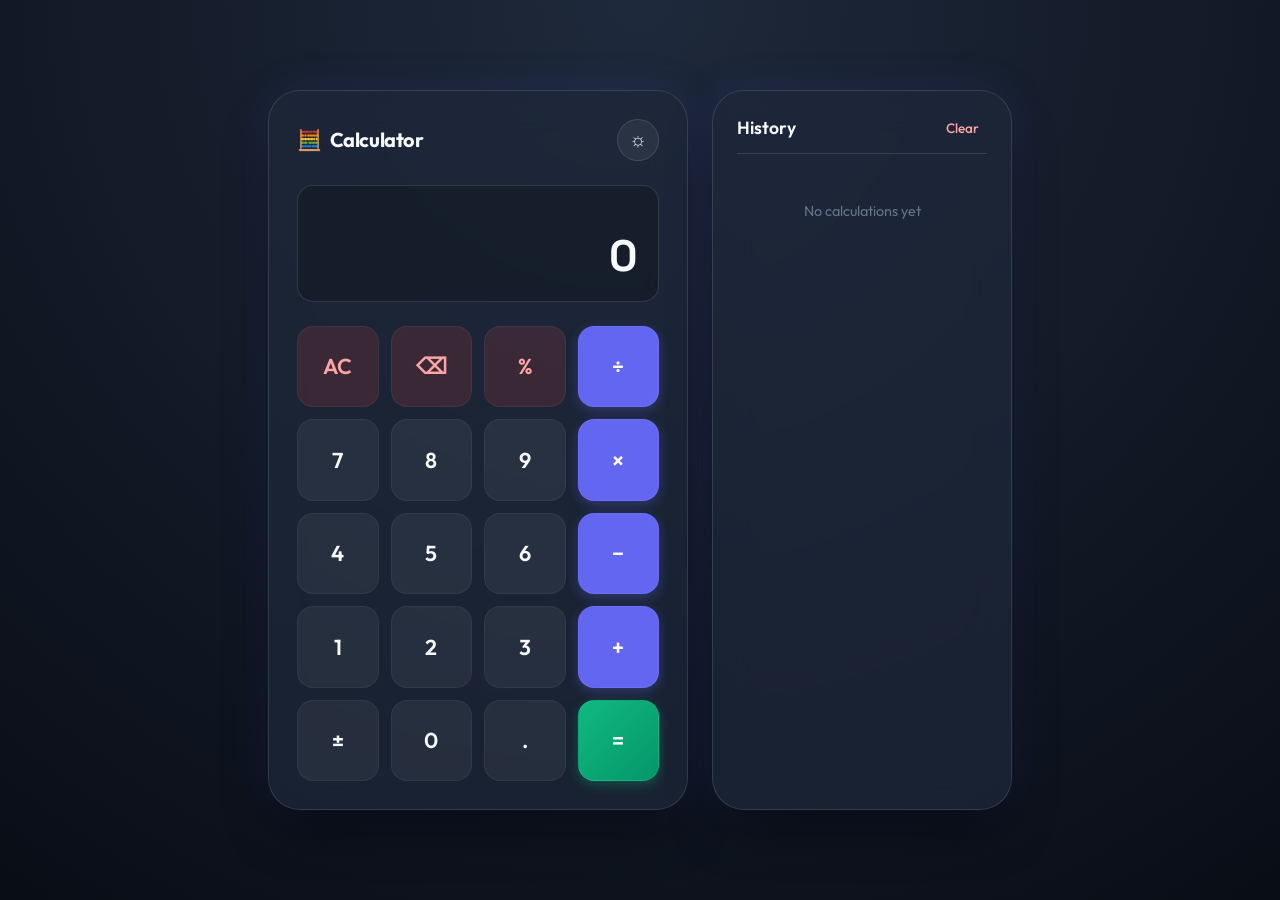
<file: index.html>
<!DOCTYPE html>
<html lang="en" data-theme="dark">
<head>
  <meta charset="UTF-8">
  <meta name="viewport" content="width=device-width, initial-scale=1.0">
  <meta name="description" content="A modern, polished, responsive, and accessible calculator application.">
  <title>Modern Calculator — Antigravity</title>
  
  <!-- Modern Typography from Google Fonts -->
  <link rel="preconnect" href="https://fonts.googleapis.com">
  <link rel="preconnect" href="https://fonts.gstatic.com" crossorigin>
  <link href="https://fonts.googleapis.com/css2?family=Outfit:wght@300;400;500;600;700&family=Space+Grotesk:wght@400;500;600;700&display=swap" rel="stylesheet">
  
  <link rel="stylesheet" href="./src/styles/index.css">
</head>
<body>
  <div id="app"></div>

  <!-- ES Module Entry Point -->
  <script type="module" src="./src/index.js"></script>
</body>
</html>
</file>
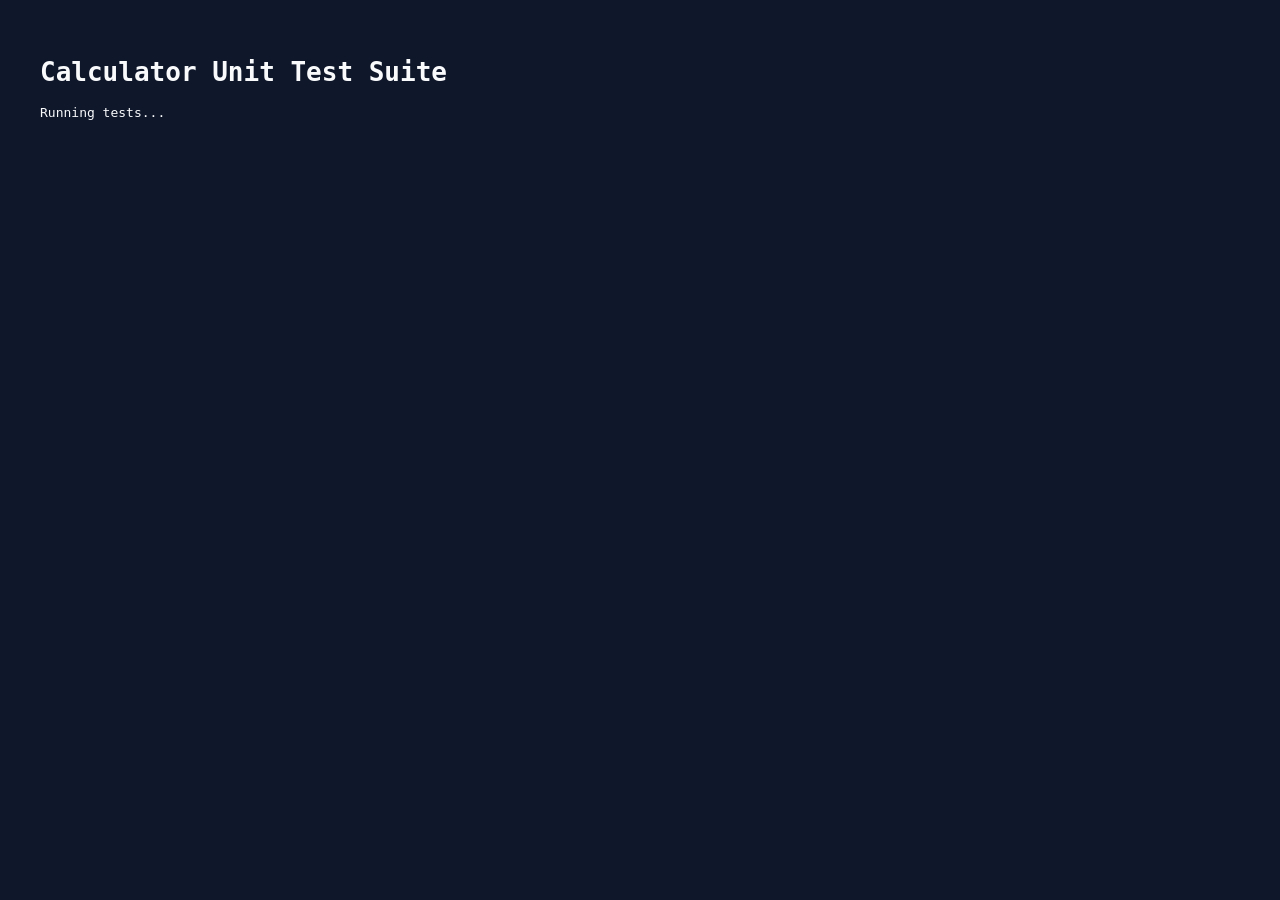
<file: test.html>
<!DOCTYPE html>
<html lang="en">
<head>
  <meta charset="UTF-8">
  <title>Calculator App Test Runner</title>
  <style>
    body { font-family: monospace; padding: 2rem; background: #0f172a; color: #f8fafc; }
    .pass { color: #10b981; }
    .fail { color: #ef4444; }
    .summary { font-size: 1.25rem; margin-top: 1rem; padding-top: 1rem; border-top: 1px solid #334155; }
  </style>
</head>
<body>
  <h1>Calculator Unit Test Suite</h1>
  <div id="output">Running tests...</div>

  <script type="module">
    import { runAllTests } from './src/tests/testRunner.js';
    import './src/tests/calculator.test.js';

    const output = document.getElementById('output');
    runAllTests().then(summary => {
      let html = '';
      summary.results.forEach(r => {
        const statusClass = r.status === 'pass' ? 'pass' : 'fail';
        const symbol = r.status === 'pass' ? '✓' : '✗';
        html += `<div class="${statusClass}">${symbol} [${r.suite}] ${r.test} ${r.error ? ': ' + r.error : ''}</div>`;
      });
      html += `<div class="summary">Total: ${summary.total} | <span class="pass">Passed: ${summary.passed}</span> | <span class="fail">Failed: ${summary.failed}</span></div>`;
      output.innerHTML = html;
    });
  </script>
</body>
</html>
</file>
<file: src/styles/index.css>
/* ==========================================================================
   Design System & Tokens - Modern Calculator (Antigravity)
   ========================================================================== */

:root {
  /* Fonts */
  --font-main: 'Outfit', -apple-system, BlinkMacSystemFont, 'Segoe UI', Roboto, sans-serif;
  --font-mono: 'Space Grotesk', monospace;

  /* Color Palette - Dark Theme (Default) */
  --bg-app: #0b0f19;
  --bg-gradient: radial-gradient(circle at 50% 0%, #1e293b 0%, #090d16 100%);
  --surface-calculator: rgba(30, 41, 59, 0.7);
  --surface-border: rgba(255, 255, 255, 0.12);
  --surface-shadow: 0 25px 50px -12px rgba(0, 0, 0, 0.6), 0 0 40px rgba(99, 102, 241, 0.15);
  
  --text-primary: #f8fafc;
  --text-secondary: #94a3b8;
  --text-muted: #64748b;

  /* Button Tokens */
  --btn-num-bg: rgba(255, 255, 255, 0.06);
  --btn-num-hover: rgba(255, 255, 255, 0.12);
  --btn-num-active: rgba(255, 255, 255, 0.18);
  --btn-num-text: #f8fafc;

  --btn-op-bg: #6366f1;
  --btn-op-hover: #4f46e5;
  --btn-op-active: #4338ca;
  --btn-op-text: #ffffff;

  --btn-action-bg: rgba(239, 68, 68, 0.15);
  --btn-action-hover: rgba(239, 68, 68, 0.25);
  --btn-action-active: rgba(239, 68, 68, 0.35);
  --btn-action-text: #fca5a5;

  --btn-equals-bg: linear-gradient(135deg, #10b981 0%, #059669 100%);
  --btn-equals-hover: linear-gradient(135deg, #059669 0%, #047857 100%);
  --btn-equals-active: linear-gradient(135deg, #047857 0%, #065f46 100%);
  --btn-equals-text: #ffffff;

  /* Focus & Accents */
  --focus-ring: 0 0 0 3px rgba(99, 102, 241, 0.6);
  --radius-sm: 8px;
  --radius-md: 16px;
  --radius-lg: 24px;
  --radius-xl: 32px;

  /* Animation Timings */
  --transition-fast: 150ms cubic-bezier(0.4, 0, 0.2, 1);
  --transition-normal: 250ms cubic-bezier(0.4, 0, 0.2, 1);
}

[data-theme="light"] {
  --bg-app: #f1f5f9;
  --bg-gradient: radial-gradient(circle at 50% 0%, #ffffff 0%, #cbd5e1 100%);
  --surface-calculator: rgba(255, 255, 255, 0.85);
  --surface-border: rgba(0, 0, 0, 0.08);
  --surface-shadow: 0 20px 40px -15px rgba(0, 0, 0, 0.12), 0 0 30px rgba(99, 102, 241, 0.08);
  
  --text-primary: #0f172a;
  --text-secondary: #475569;
  --text-muted: #94a3b8;

  --btn-num-bg: rgba(0, 0, 0, 0.05);
  --btn-num-hover: rgba(0, 0, 0, 0.1);
  --btn-num-active: rgba(0, 0, 0, 0.15);
  --btn-num-text: #0f172a;

  --btn-op-bg: #4f46e5;
  --btn-op-hover: #4338ca;
  --btn-op-active: #3730a3;
  --btn-op-text: #ffffff;

  --btn-action-bg: rgba(239, 68, 68, 0.1);
  --btn-action-hover: rgba(239, 68, 68, 0.2);
  --btn-action-active: rgba(239, 68, 68, 0.3);
  --btn-action-text: #dc2626;

  --btn-equals-bg: linear-gradient(135deg, #10b981 0%, #059669 100%);
  --btn-equals-hover: linear-gradient(135deg, #059669 0%, #047857 100%);
  --btn-equals-active: linear-gradient(135deg, #047857 0%, #065f46 100%);
  --btn-equals-text: #ffffff;
}

/* ==========================================================================
   Base Reset
   ========================================================================== */

*, *::before, *::after {
  box-sizing: border-box;
  margin: 0;
  padding: 0;
}

html, body {
  height: 100%;
  width: 100%;
  font-family: var(--font-main);
  background: var(--bg-app);
  background-image: var(--bg-gradient);
  color: var(--text-primary);
  overflow-x: hidden;
  -webkit-font-smoothing: antialiased;
  -moz-osx-font-smoothing: grayscale;
}

#app {
  min-height: 100vh;
  display: flex;
  justify-content: center;
  align-items: center;
  padding: 1.5rem;
}

/* ==========================================================================
   Layout Containers
   ========================================================================== */

.calculator-container {
  display: flex;
  flex-direction: row;
  gap: 1.5rem;
  max-width: 900px;
  width: 100%;
  align-items: stretch;
  justify-content: center;
}

.calculator-card {
  flex: 1;
  max-width: 420px;
  min-width: 320px;
  background: var(--surface-calculator);
  backdrop-filter: blur(20px);
  -webkit-backdrop-filter: blur(20px);
  border: 1px solid var(--surface-border);
  border-radius: var(--radius-xl);
  box-shadow: var(--surface-shadow);
  padding: 1.75rem;
  display: flex;
  flex-direction: column;
  gap: 1.5rem;
  transition: transform var(--transition-normal), box-shadow var(--transition-normal);
}

/* Header */
.calculator-header {
  display: flex;
  justify-content: space-between;
  align-items: center;
}

.logo {
  display: flex;
  align-items: center;
  gap: 0.5rem;
  font-weight: 700;
  font-size: 1.25rem;
  color: var(--text-primary);
  letter-spacing: -0.02em;
}

.theme-toggle-btn, .history-toggle-mobile-btn {
  background: var(--btn-num-bg);
  border: 1px solid var(--surface-border);
  color: var(--text-primary);
  width: 42px;
  height: 42px;
  border-radius: 50%;
  display: flex;
  align-items: center;
  justify-content: center;
  font-size: 1.2rem;
  cursor: pointer;
  transition: background var(--transition-fast), transform var(--transition-fast);
}

.theme-toggle-btn:hover, .history-toggle-mobile-btn:hover {
  background: var(--btn-num-hover);
  transform: scale(1.05);
}

.theme-toggle-btn:focus-visible, .history-toggle-mobile-btn:focus-visible {
  outline: none;
  box-shadow: var(--focus-ring);
}

/* Display */
.calculator-display {
  background: rgba(0, 0, 0, 0.2);
  border: 1px solid var(--surface-border);
  border-radius: var(--radius-md);
  padding: 1.25rem;
  display: flex;
  flex-direction: column;
  justify-content: flex-end;
  align-items: flex-end;
  min-height: 110px;
  word-break: break-all;
  overflow: hidden;
}

.display-expression {
  font-family: var(--font-mono);
  font-size: 0.95rem;
  color: var(--text-secondary);
  min-height: 1.4rem;
  text-align: right;
  opacity: 0.85;
}

.display-value {
  font-family: var(--font-mono);
  font-size: 2.75rem;
  font-weight: 700;
  color: var(--text-primary);
  line-height: 1.1;
  margin-top: 0.25rem;
  text-align: right;
  transition: font-size var(--transition-fast);
}

.display-value.error {
  color: #f87171;
  font-size: 1.5rem;
  font-weight: 600;
}

/* Keypad Grid */
.calculator-keypad {
  display: grid;
  grid-template-columns: repeat(4, 1fr);
  gap: 0.75rem;
}

.calc-btn {
  aspect-ratio: 1;
  border-radius: var(--radius-md);
  border: 1px solid rgba(255, 255, 255, 0.05);
  font-family: var(--font-main);
  font-size: 1.35rem;
  font-weight: 600;
  cursor: pointer;
  user-select: none;
  display: flex;
  align-items: center;
  justify-content: center;
  transition: background var(--transition-fast), transform 100ms ease, box-shadow var(--transition-fast);
}

.calc-btn:hover {
  transform: translateY(-2px);
}

.calc-btn:active {
  transform: translateY(1px) scale(0.97);
}

.calc-btn:focus-visible {
  outline: none;
  box-shadow: var(--focus-ring);
}

.calc-btn.btn-num {
  background: var(--btn-num-bg);
  color: var(--btn-num-text);
}
.calc-btn.btn-num:hover {
  background: var(--btn-num-hover);
}
.calc-btn.btn-num:active {
  background: var(--btn-num-active);
}

.calc-btn.btn-op {
  background: var(--btn-op-bg);
  color: var(--btn-op-text);
  box-shadow: 0 4px 12px rgba(99, 102, 241, 0.3);
}
.calc-btn.btn-op:hover {
  background: var(--btn-op-hover);
}
.calc-btn.btn-op:active {
  background: var(--btn-op-active);
}

.calc-btn.btn-action {
  background: var(--btn-action-bg);
  color: var(--btn-action-text);
}
.calc-btn.btn-action:hover {
  background: var(--btn-action-hover);
}
.calc-btn.btn-action:active {
  background: var(--btn-action-active);
}

.calc-btn.btn-equals {
  background: var(--btn-equals-bg);
  color: var(--btn-equals-text);
  box-shadow: 0 4px 12px rgba(16, 185, 129, 0.3);
}
.calc-btn.btn-equals:hover {
  background: var(--btn-equals-hover);
}
.calc-btn.btn-equals:active {
  background: var(--btn-equals-active);
}

/* History Panel */
.history-panel {
  width: 300px;
  background: var(--surface-calculator);
  backdrop-filter: blur(20px);
  -webkit-backdrop-filter: blur(20px);
  border: 1px solid var(--surface-border);
  border-radius: var(--radius-xl);
  box-shadow: var(--surface-shadow);
  padding: 1.5rem;
  display: flex;
  flex-direction: column;
  gap: 1rem;
}

.history-header {
  display: flex;
  justify-content: space-between;
  align-items: center;
  padding-bottom: 0.75rem;
  border-bottom: 1px solid var(--surface-border);
}

.history-title {
  font-size: 1.1rem;
  font-weight: 600;
  color: var(--text-primary);
}

.clear-history-btn {
  background: transparent;
  border: none;
  color: var(--btn-action-text);
  font-family: var(--font-main);
  font-size: 0.85rem;
  font-weight: 500;
  cursor: pointer;
  padding: 0.25rem 0.5rem;
  border-radius: var(--radius-sm);
  transition: background var(--transition-fast);
}

.clear-history-btn:hover {
  background: var(--btn-action-bg);
}

.history-list-container {
  flex: 1;
  overflow-y: auto;
  display: flex;
  flex-direction: column;
  gap: 0.75rem;
  max-height: 400px;
}

.history-empty {
  color: var(--text-muted);
  font-size: 0.9rem;
  text-align: center;
  margin-top: 2rem;
}

.history-item {
  background: rgba(0, 0, 0, 0.15);
  border: 1px solid var(--surface-border);
  border-radius: var(--radius-sm);
  padding: 0.75rem;
  cursor: pointer;
  transition: background var(--transition-fast), border-color var(--transition-fast);
  text-align: right;
}

.history-item:hover {
  background: rgba(255, 255, 255, 0.08);
  border-color: rgba(99, 102, 241, 0.4);
}

.history-item-expr {
  font-family: var(--font-mono);
  font-size: 0.85rem;
  color: var(--text-secondary);
}

.history-item-result {
  font-family: var(--font-mono);
  font-size: 1.2rem;
  font-weight: 700;
  color: var(--text-primary);
  margin-top: 0.2rem;
}

.history-toggle-mobile-btn {
  display: none;
}

/* Responsive Breakpoints */
@media (max-width: 768px) {
  .calculator-container {
    flex-direction: column;
    align-items: center;
  }
  
  .history-panel {
    width: 100%;
    max-width: 420px;
  }

  .history-toggle-mobile-btn {
    display: flex;
  }
}

@media (max-width: 480px) {
  #app {
    padding: 0.75rem;
  }

  .calculator-card {
    padding: 1.25rem;
    border-radius: var(--radius-lg);
  }

  .display-value {
    font-size: 2.25rem;
  }

  .calc-btn {
    font-size: 1.2rem;
  }
}
</file>
